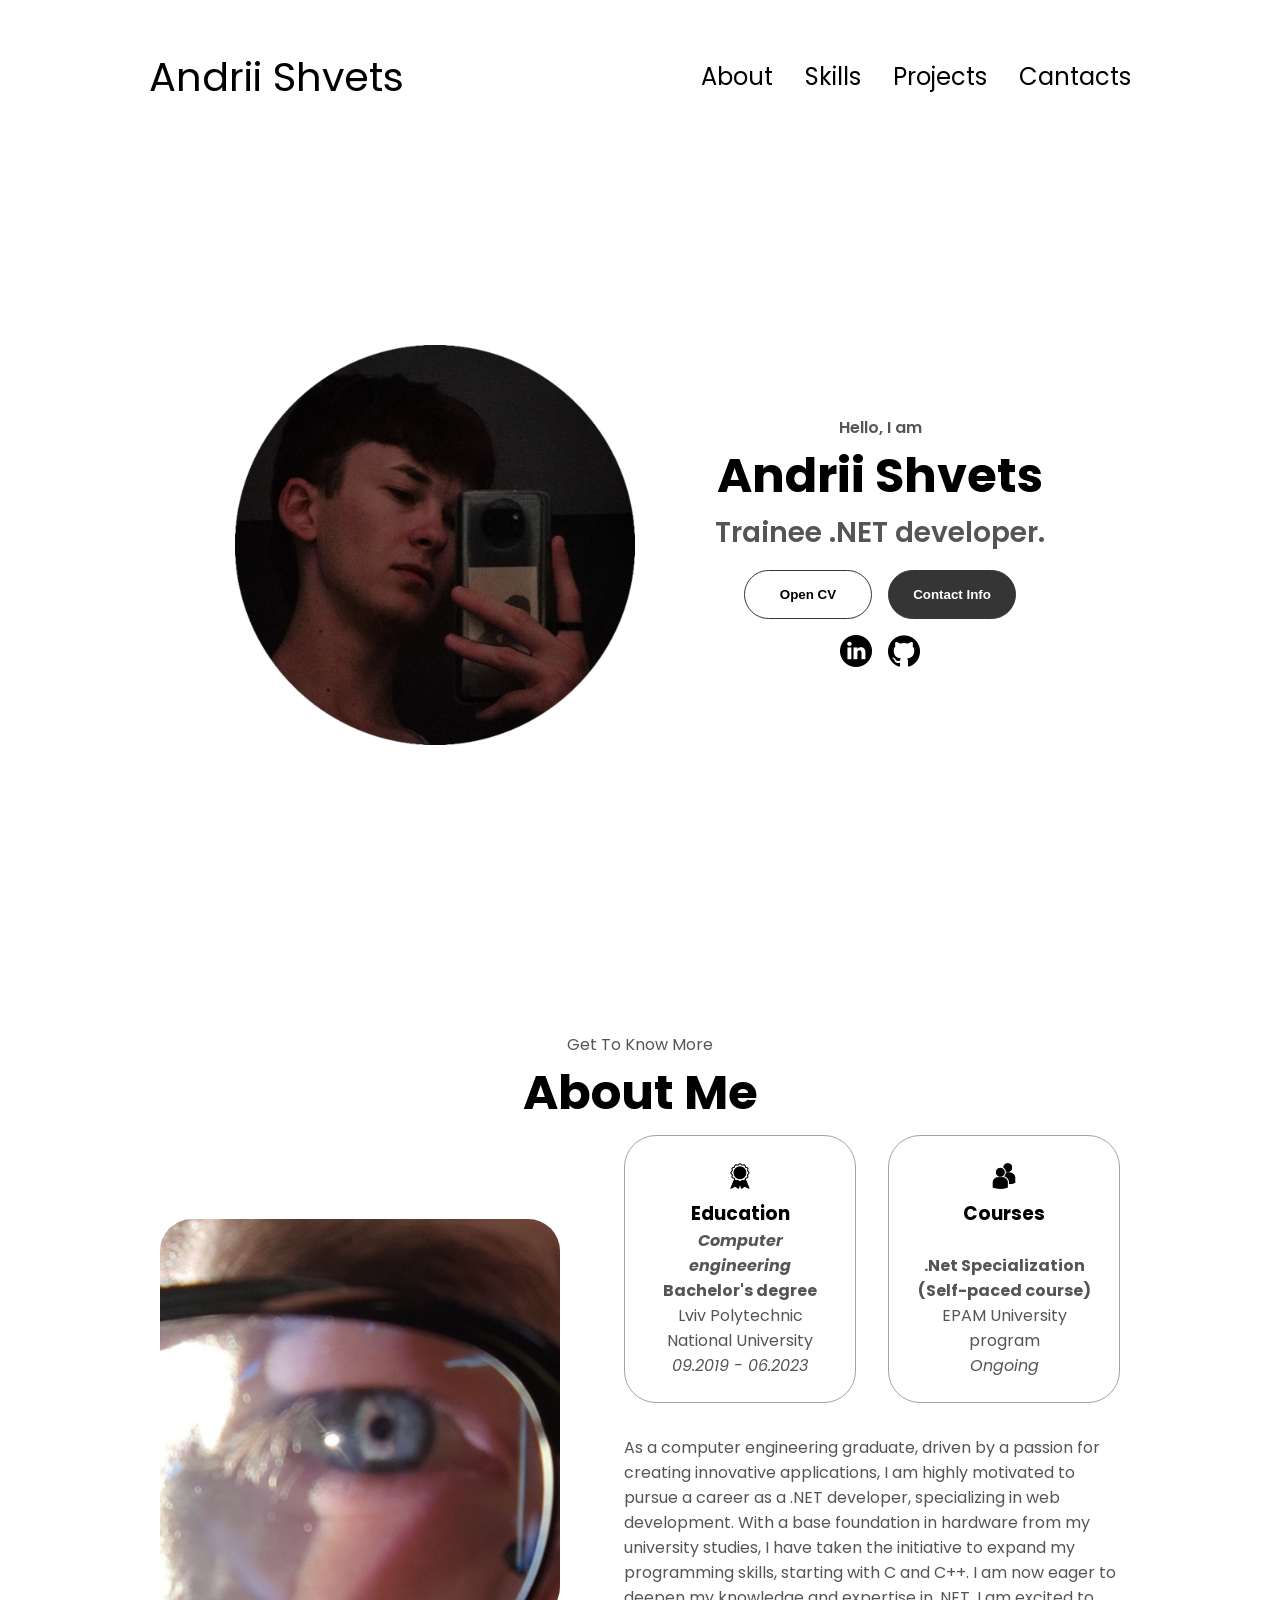
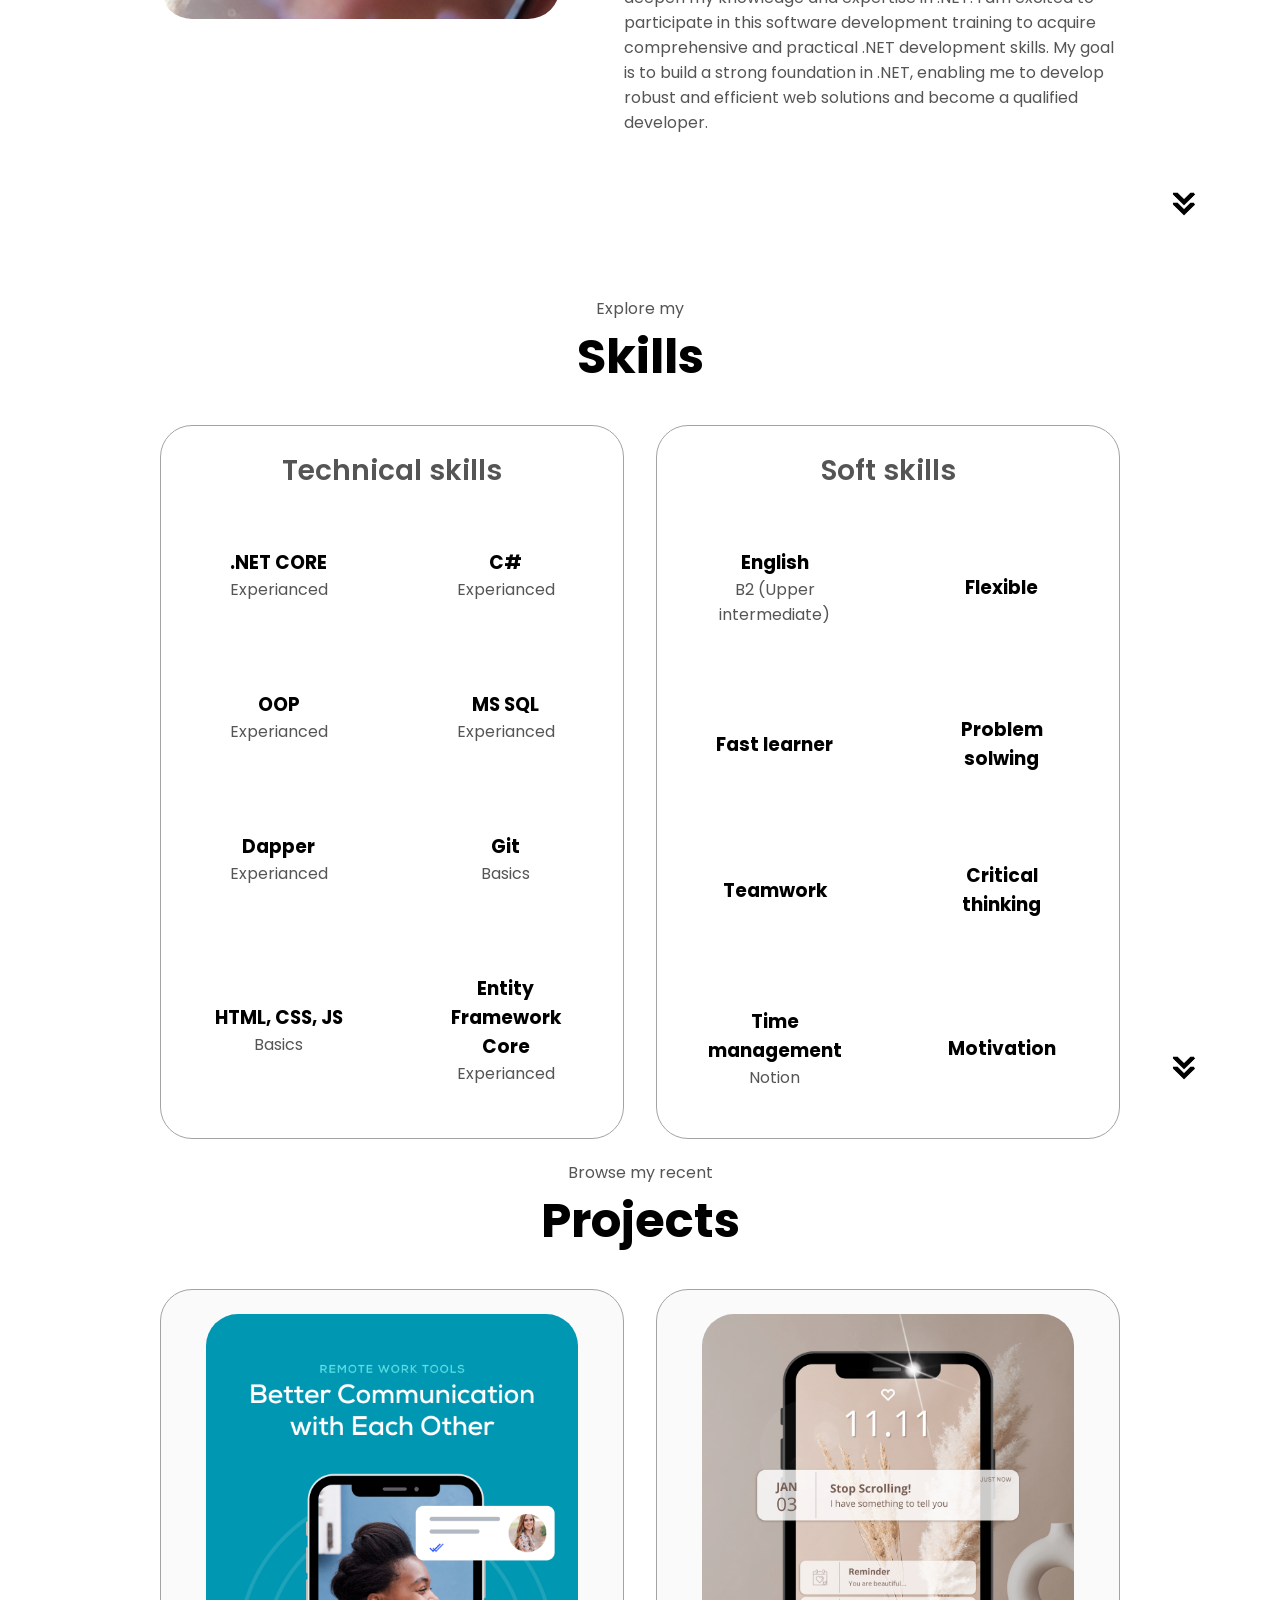
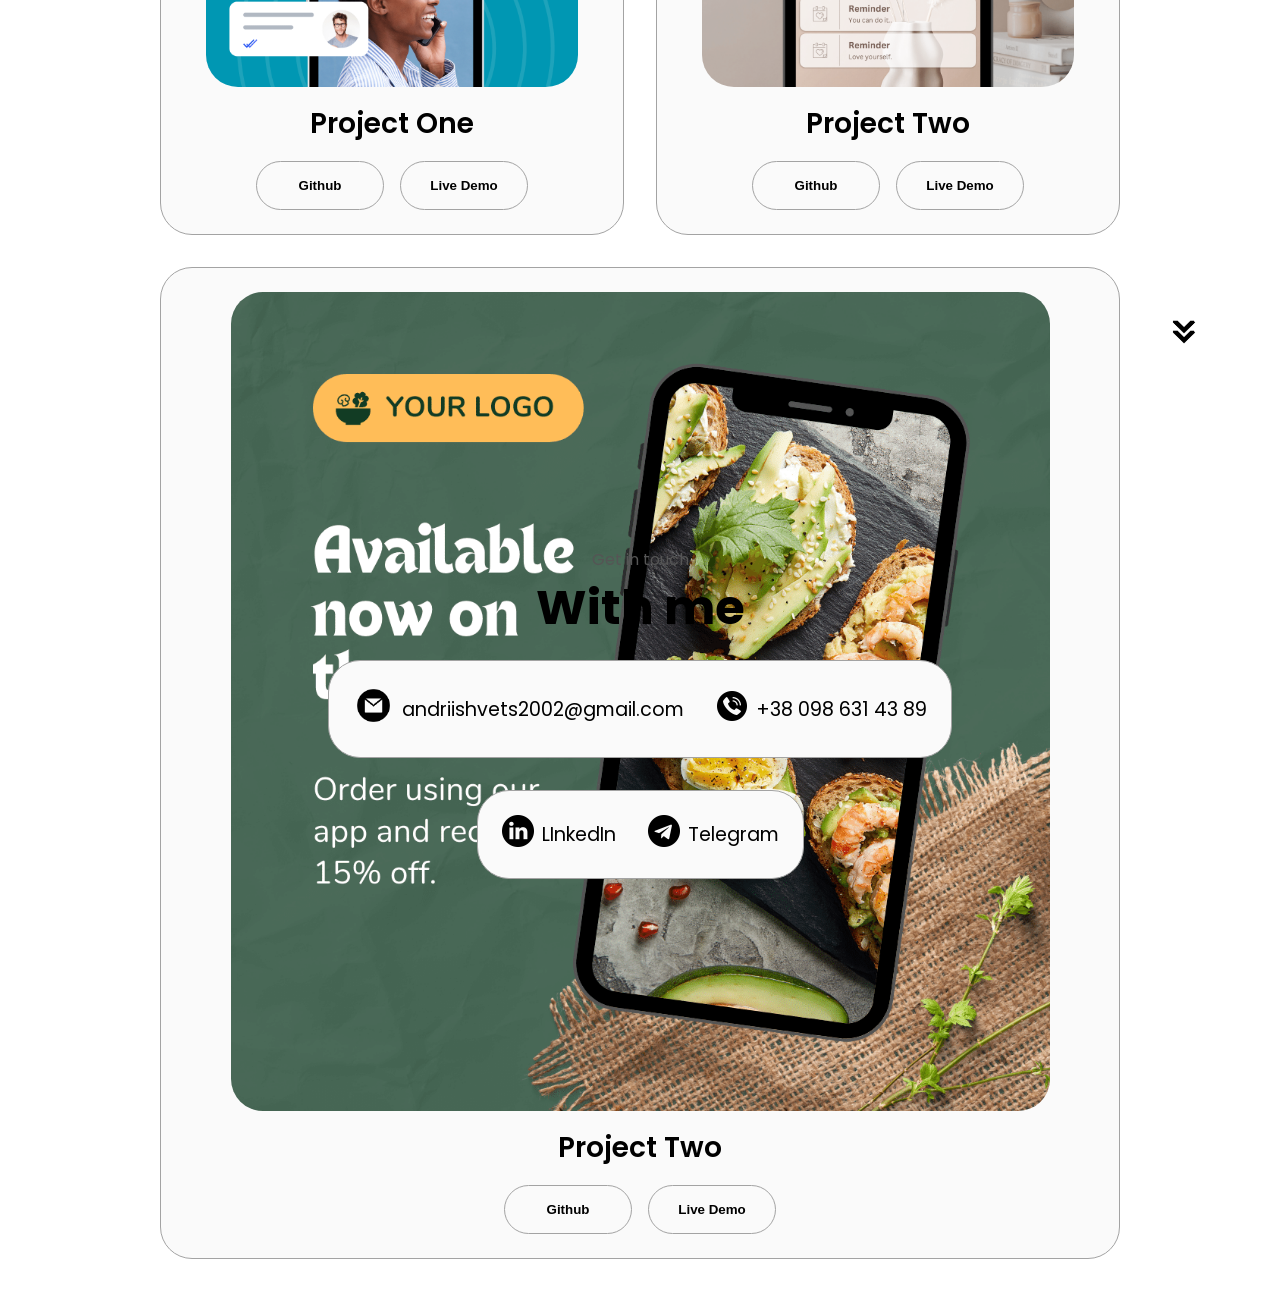
<file: index.html>
<!DOCTYPE html>
<html lang="en">
<head>
    <meta charset="UTF-8">
    <meta name="viewport" content="width=device-width, initial-scale=1.0">
    <title>Andrii Shvets CV</title>
    <link rel="stylesheet" href="styles.css">
    <link rel="stylesheet" href="mediaqueries.css">
</head>
<body>
    
    <nav id="desktop-nav">
        <div class="logo">Andrii Shvets</div>
        <div>
            <ul class="nav-links">
                <li><a href="#about">About</a></li>
                <li><a href="#skills">Skills</a></li>
                <li><a href="#projects">Projects</a></li>
                <li><a href="#contacts">Cantacts</a></li>
            </ul>
        </div>
    </nav>

    <nav id="hamburger-nav">
        <div class="logo">Andrii Shvets</div>
        <div class="hamburger-menu">
            <div class="hamburger-icon" onclick="toggleManu()">
                <span></span>
                <span></span>
                <span></span>
            </div>
            <div class="menu-links">
                <li><a href="#about" onclick="toggleManu()">About</a></li>
                <li><a href="#experiance" onclick="toggleManu()">Experiance</a></li>
                <li><a href="#projects" onclick="toggleManu()">Projects</a></li>
                <li><a href="#contacts" onclick="toggleManu()">Cantacts</a></li>
            </div>
        </div>
    </nav>

    <section id="profile">
        <div class="section_pic-container">
            <img src="/assets/profile-pic.png" alt="John Doe profile picture" />
        </div>
        <div class="section_text">
            <p class="section_text_p1">Hello, I am </p>
            <h1 class="title">Andrii Shvets</h1>
            <p class="section_text_p2">
                Trainee .NET developer.</p>
            <div class="btn-container">
                <button 
                    class="btn btn-color-2"
                    onclick="window.open('/assets/Andrii Shvets CV.pdf')">
                        Open CV
                </button>
                <button class="btn btn-color-1" onclick="location.href='./#contact'">
                    Contact Info
                </button>
            </div>
            <div  id="socials-container">
                <a href="https://www.linkedin.com/in/andrii-shvets/" target="_blank">
                    <img src="/assets/linkedin.png" alt="My LinkedIn profile" class="icon" />
                </a>
                <a href="https://github.com/andriiShvets" target="_blank">
                    <img src="/assets/github.png" alt="My GitHub profile" class="icon" />
                </a>
            </div>
        </div>
    </section>


    <section id="about">
        <p class="section_text_p1">Get To Know More</p>
        <h1 class="title">About Me</h1>
        <div class="section-container">
            <div class="section_pic-container">
                <img 
                    src="/assets/about-pic.png" 
                    alt="Profile picture" 
                    class="about-pic"
                />
            </div>
            <div class="about-details-container">
                <div class="about-containers">
                    <div class="details-container">
                        <img 
                            src="/assets/experience.png" 
                            alt="experiance icon"
                            class="icon"
                        />
                        <h3>Education</h3>
                        <p>
                            <b><i>Computer engineering</i><br>Bachelor's degree</b>
                            <br>
                            Lviv Polytechnic National University
                            <br>
                            <i>09.2019 - 06.2023</i>
                        </p>
                    </div>
                    <div class="details-container">
                        <img 
                            src="/assets/education.png" 
                            alt="education icon"
                            class="icon"
                        />
                        <h3>Courses</h3>
                        <br>
                        <p>
                            <b>.Net Specialization (Self-paced course)</b>
                            <br>
                            EPAM University program
                            <br>
                            <i>Ongoing</i>
                        </p>
                    </div>
                </div>
                <div class="text-container">
                    <p>
                        As a computer engineering graduate, driven by a passion
                        for creating innovative applications, I am highly motivated
                        to pursue a career as a .NET developer, specializing in web
                        development. With a base foundation in hardware from my
                        university studies, I have taken the initiative to expand my
                        programming skills, starting with C and C++. I am now
                        eager to deepen my knowledge and expertise in .NET. I am
                        excited to participate in this software development
                        training to acquire comprehensive and practical .NET
                        development skills. My goal is to build a strong foundation
                        in .NET, enabling me to develop robust and efficient web
                        solutions and become a qualified developer.
                    </p>
                </div>
            </div>
        </div>
        <img
            src="/assets/arrow.png"
            alt="Arrow icon"
            class="icon arrow"
            onclick="location.href='./#skills'"
        />
    </section>


    <section id="skills">
        <p class="section_text_p1">Explore my</p>
        <h1 class="title">Skills</h1>
        <div class="skills-details-container">
            <div class="about-containers">
                <div class="details-container">
                    <h2 class="skills-sub-title">Technical skills</h2>
                    <div class="article-container">
                        <article>
                            <img src="/assets/checkmark.png" alt="skills icon" class="icon"/>
                            <div>
                                 <h3>.NET CORE</h3>
                                 <p>Experianced</p>
                            </div>
                        </article>
                        <article>
                            <img src="/assets/checkmark.png" alt="skills icon" class="icon"/>
                            <div>
                                 <h3>C#</h3>
                                 <p>Experianced</p>
                            </div>
                        </article>
                        
                        
                        <article>
                            <img src="/assets/checkmark.png" alt="skills icon" class="icon"/>
                            <div>
                                 <h3>OOP</h3>
                                 <p>Experianced</p>
                            </div>
                        </article>
                        <article>
                            <img src="/assets/checkmark.png" alt="skills icon" class="icon"/>
                            <div>
                                 <h3>MS SQL</h3>
                                 <p>Experianced</p>
                            </div>
                        </article>
                        
                        <article>
                            <img src="/assets/checkmark.png" alt="skills icon" class="icon"/>
                            <div>
                                 <h3>Dapper</h3>
                                 <p>Experianced</p>
                            </div>
                        </article>
                        <article>
                            <img src="/assets/checkmark.png" alt="skills icon" class="icon"/>
                            <div>
                                 <h3>Git</h3>
                                 <p>Basics</p>
                            </div>
                        </article>
                        <article>
                            <img src="/assets/checkmark.png" alt="skills icon" class="icon"/>
                            <div>
                                 <h3>HTML, CSS, JS</h3>
                                 <p>Basics</p>
                            </div>
                        </article>
                        <article>
                            <img src="/assets/checkmark.png" alt="skills icon" class="icon"/>
                            <div>
                                 <h3>Entity Framework Core</h3>
                                 <p>Experianced</p>
                            </div>
                        </article>
                    </div>
                </div>
                <div class="details-container">
                    <h2 class="skills-sub-title">Soft skills</h2>
                    <div class="article-container">
                        <article>
                            <img src="/assets/checkmark.png" alt="skills icon" class="icon"/>
                            <div>
                                 <h3>English</h3>
                                 <p>B2 (Upper intermediate)</p>
                            </div>
                        </article>
                        <article>
                            <img src="/assets/checkmark.png" alt="skills icon" class="icon"/>
                            <div>
                                 <h3>Flexible</h3>
                            </div>
                        </article>
                        <article>
                            <img src="/assets/checkmark.png" alt="skills icon" class="icon"/>
                            <div>
                                 <h3>Fast learner</h3>
                            </div>
                        </article>
                        <article>
                            <img src="/assets/checkmark.png" alt="skills icon" class="icon"/>
                            <div>
                                 <h3>Problem solwing</h3>
                            </div>
                        </article>
                        
                        <article>
                            <img src="/assets/checkmark.png" alt="skills icon" class="icon"/>
                            <div>
                                 <h3>Teamwork</h3>
                            </div>
                        </article>
                        <article>
                            <img src="/assets/checkmark.png" alt="skills icon" class="icon"/>
                            <div>
                                 <h3>Critical thinking</h3>
                            </div>
                        </article>
                        <article>
                            <img src="/assets/checkmark.png" alt="skills icon" class="icon"/>
                            <div>
                                 <h3>Time management</h3>
                                 <p>Notion</p>
                            </div>
                        </article>
                        <article>
                            <img src="/assets/checkmark.png" alt="skills icon" class="icon"/>
                            <div>
                                 <h3>Motivation</h3>
                            </div>
                        </article>
                    </div>
                </div>
            </div>
        </div>
        <img
            src="/assets/arrow.png"
            alt="Arrow icon"
            class="icon arrow"
            onclick="location.href='./#projects'"
        />
    </section>


    <section id="projects">
        <p class="section_text_p1">Browse my recent</p>
        <h1 class="title">Projects</h1>
        <div class="skills-details-container">
            <div class="about-containers">
              <div class="details-container color-container">
                <div class="article-container">
                  <img
                    src="/assets/project-1.png"
                    alt="Project 1"
                    class="project-img"
                  />
                </div>
                <h2 class="skills-sub-title project-title">Project One</h2>
                <div class="btn-container">
                  <button
                    class="btn btn-color-2 project-btn"
                    onclick="location.href='https://github.com/'"
                  >
                    Github
                  </button>
                  <button
                    class="btn btn-color-2 project-btn"
                    onclick="location.href='https://github.com/'"
                  >
                    Live Demo
                  </button>
                </div>
              </div>
              <div class="details-container color-container">
                <div class="article-container">
                  <img
                    src="/assets/project-2.png"
                    alt="Project 2"
                    class="project-img"
                  />
                </div>
                <h2 class="skills-sub-title project-title">Project Two</h2>
                <div class="btn-container">
                  <button
                    class="btn btn-color-2 project-btn"
                    onclick="location.href='https://github.com/'"
                  >
                    Github
                  </button>
                  <button
                    class="btn btn-color-2 project-btn"
                    onclick="location.href='https://github.com/'"
                  >
                    Live Demo
                  </button>
                </div>
              </div>
              <div class="details-container color-container">
                <div class="article-container">
                  <img
                    src="/assets/project-3.png"
                    alt="Project 3"
                    class="project-img"
                  />
                </div>
                <h2 class="skills-sub-title project-title">Project Two</h2>
                <div class="btn-container">
                  <button
                    class="btn btn-color-2 project-btn"
                    onclick="location.href='https://github.com/'"
                  >
                    Github
                  </button>
                  <button
                    class="btn btn-color-2 project-btn"
                    onclick="location.href='https://github.com/'"
                  >
                    Live Demo
                  </button>
                </div>
              </div>
              
            </div>
          </div>
        <img
            src="/assets/arrow.png"
            alt="Arrow icon"
            class="icon arrow"
            onclick="location.href='./#contacts'"
        />
    </section>

    <section id="contacts">
        <p class="section_text_p1">Get in touch</p>
        <h1 class="title">With me</h1>
        <div class="contact-info-upper-container">
            <div class="contact-info-container">
                <a href="mailto:andriishvets2002@gmail.com">
                    <img 
                    src="/assets/email.png" 
                    alt="email icon" 
                    class="icon email-icon"/>
                </a>
                <p><a href="mailto:andriishvets2002@gmail.com">andriishvets2002@gmail.com</a></p>
            </div>
            <div class="contact-info-container">
                <a href="tel:+380986314389">
                    <img 
                    src="/assets/telephone-call.png" 
                    alt="tell icon" 
                    class="icon contact-icon"/>
                </a>
                <p><a href="tel:+380986314389">+38 098 631 43 89</a></p>
            </div>
            
        </div>
        <div class="contact-info-downer-container">
            
            <div class="contact-info-container">
                <a href="https://www.linkedin.com/in/andrii-shvets/" target="_blank">
                    <img src="/assets/linkedin.png" 
                    alt="linkedin icon" 
                    class="icon contact-icon"/>
                </a>
                <p><a href="https://www.linkedin.com/in/andrii-shvets/" target="_blank">LInkedIn</a></p>
            </div>
            <div class="contact-info-container">
                <a href="https://t.me/an_dr_ii" target="_blank">
                    <img src="/assets/telegram.png" 
                    alt="telegram icon" 
                    class="icon contact-icon"/>
                </a>
                <p><a href="https://t.me/an_dr_ii" target="_blank">Telegram</a></p>
            </div>
        </div>
    </section>

    <footer>
        <nav>
            <div class="nav-links-container">
                <ul class="nav-links">
                    <li><a href="#about">About</a></li>
                    <li><a href="#skills">Skills</a></li>
                    <li><a href="#projects">Projects</a></li>
                    <li><a href="#contacts">Cantacts</a></li>
                </ul>
            </div>
        </nav>
        

    </footer>


    <script src="script.js"></script>
</body>
</html>
</file>
<file: styles.css>
/*GENERAL*/
  @import url('https://fonts.googleapis.com/css2?family=Poppins:wght@300;400;500;600&display=swap');


* {
    padding: 0;
    margin: 0;
}

body {
    font-family: 'Poppins', sans-serif;
}

html {
    scroll-behavior: smooth;
}

p {
    color: rgb(85, 85, 85);
}

/*TRANSITIONS*/
 a, .btn {
    transition: all 300ms ease;
 }

/* DESKTOP NAV */

nav,
.nav-links {
  display: flex;
}

nav {
  justify-content: space-around;
  align-items: center;
  height: 17vh;
}

.nav-links {
  gap: 2rem;
  list-style: none;
  font-size: 1.5rem;
}

a {
  color: black;
  text-decoration: none;
  text-decoration-color: white;
}

a:hover {
  color: grey;
  text-decoration: underline;
  text-underline-offset: 1rem;
  text-decoration-color: rgb(181, 181, 181);
}

.logo {
    font-size: 2.5rem;
}

.logo:hover {
    cursor: default;
}

/*HAMBURGER MANU*/

#hamburger-nav {
    display: none;
}

.hamburger-menu {
    position: relative;
    display: inline-block;
}

.hamburger-icon {
    display: flex;
    flex-direction: column;
    justify-content: space-between;
    height: 24px;
    width: 30px;
    cursor: pointer;
}

.hamburger-icon span {
    width: 100%;
    height: 2px;
    background-color: black;
    transition: all 0.3 ease-in-out;
}

.menu-links {
    position: absolute;
    top: 100%;
    right: 0;
    background-color: white;
    width: fit-content;
    max-height: 0;
    overflow: hidden;
    transition: all 0.3 ease-in-out;
}

.menu-links a {
    display: block;
    padding: 10px;
    text-align: center;
    font-size: 1.5rem;
    color: black;
    text-decoration: none;
    transition: all 0.3 ease-in-out;
}

.menu-links li {
    list-style: none;
}

.menu-links.open{
    max-height: 300px;
}

.hamburger-icon.open span:first-child{
    transform: rotate(45deg) translate(10px, 5px); 
}

.hamburger-icon.open span:nth-child(2){
    opacity: 0; 
}

.hamburger-icon.open span:nth-child(3){
    transform: rotate(-45deg) translate(10px, -5px); 
}

.hamburger-icon span:first-child {
    transform: none;
  }
  
  .hamburger-icon span:first-child {
    opacity: 1;
  }
  
  .hamburger-icon span:first-child {
    transform: none;
  }
  
  /*SECTIONS*/
  section {
    padding-top: 4vh;
    height: 96vh;
    margin: 0 10rem;
    box-sizing: border-box;
    min-height: fit-content;
  }
  
  .section-container {
    display: flex;
  }

  /*PROFILE SECTION*/

  #profile {
    display: flex;
    justify-content: center;
    gap: 5rem;
    height: 70vh;
    margin-bottom: 10vh;
  }
  
  .section_pic-container {
    display: flex;
    height: 400px;
    width: 400px;
    margin: auto 0;
  }
  
  .section_text {
    align-self: center;
    text-align: center;
  }
  
  .section_text p {
    font-weight: 600;
  }
  
  .section_text_p1 {
    text-align: center;
  }
  
  .section_text_p2 {
    font-size: 1.75rem;
    margin-bottom: 1rem;
  }
  
  .title {
    font-size: 3rem;
    text-align: center;
  }
  
  #socials-container {
    display: flex;
    justify-content: center;
    margin-top: 1rem;
    gap: 1rem;
  }

/*ICONS*/

.icon {
    cursor: pointer;
    height: 2rem;
  }



/*BUTTONS*/

.btn-container {
    display: flex;
    justify-content: center;
    gap: 1rem;
  }
  
  .btn {
    font-weight: 600;
    transition: all 300ms ease;
    padding: 1rem;
    width: 8rem;
    border-radius: 2rem;
  }
  
  .btn-color-1,
  .btn-color-2 {
    border: rgb(53, 53, 53) 0.1rem solid;
  }
  
  .btn-color-1:hover,
  .btn-color-2:hover {
    cursor: pointer;
  }
  
  .btn-color-1,
  .btn-color-2:hover {
    background: rgb(53, 53, 53);
    color: white;
  }
  
  .btn-color-1:hover {
    background: rgb(0, 0, 0);
  }
  
  .btn-color-2 {
    background: none;
  }
  
  .btn-color-2:hover {
    border: rgb(255, 255, 255) 0.1rem solid;
  }
  
  .btn-container {
    gap: 1rem;
  }
  
/*ABOUT SECTION*/
#about {
    position: relative;
}

.about-containers {
    gap: 2rem;
    margin-bottom: 2rem;
    margin-top: 2rem;
}

.about-details-container {
    justify-content: center;
    flex-direction: column;
}

.about-containers, .about-details-container {
    display: flex;
}

.about-pic {
    border-radius: 2rem;
}

.arrow {
    position: absolute;
    right: -5rem;
    bottom: 2.5rem;
}

.details-container {
    padding: 1.5rem;
    flex: 1;
    background-color: white;
    border-radius: 2rem;
    border: rgb(53, 53, 53) 0.1rem solid;
    border-color: rgb(163, 163, 163);
    text-align: center;
}

.section-container {
    gap: 4rem;
    height: 70%; 
}

.section_pic-container {
    height: 400px;
    width: 400px;
    margin:  auto 0;
}

/*SKILLS SECTION*/

#skills {
    position: relative;
}

.skills-sub-title {
    color: rgb(85, 85, 85);
    font-weight: 600;
    font-size: 1.75rem;
    margin-bottom: 2rem;
}

.skills-details-container {
    display: flex;
    justify-content: center;
    flex-direction: column;
}

/*.skills-details-container article {
  padding: 1.5rem;
  flex: 1;
  background: radial-gradient(circle, #eee, white 80%);
  border-radius: 50%;
  text-align: center;
}*/

.article-container {
    display: flex;
    text-align: initial;
    flex-wrap: wrap;
    flex-direction: row;
    gap: 2.5rem;
    justify-content: space-around;
  }

  article {
    display: flex;
    width: 7rem;
    justify-content: space-around;
    gap: 0.5rem;
    flex-direction: column; /* Add this line */

    padding: 1.5rem;
    flex: 1;
    border-radius: 50%;
    text-align: center;
  }

  article:hover {
    background: radial-gradient(circle, #eee, white 90%);
   
  }


  article .icon {
    cursor: default;
    display: none;
  }

  /*PROJECTS*/

  #projects {
    position: relative;
  }

  .color-container {
    border-color: rgb(163, 163, 163);
    background-color: rgb(250, 250, 250);
  }

  .project-img {
    border-radius: 2rem;
    width: 90%;
    height: 90%;
  }

  .project-title {
    margin: 1rem;
    color: black;

  }

  .project-btn {
    color: black;
    border-color: rgb(163, 163, 163);
  }

  /*CONTACT*/

  #contacts {
    position: relative;
    display: flex;
    justify-content: center;
    flex-direction: column;
    height: 70vh;
}

.contact-info-upper-container {
  display: flex;
  justify-content: center;
  border-radius: 2rem;
  border: 0.1rem solid rgb(163, 163, 163);
  background: rgb(250, 250, 250);
  margin: 1rem auto; /* Adjusted margin */
  padding: 0.5rem;
}

.contact-info-downer-container {
  display: flex;
  justify-content: space-around;
  border-radius: 2rem;
  border: 0.1rem solid rgb(163, 163, 163);
  background: rgb(250, 250, 250);
  margin: 1rem auto; /* Adjusted margin */
  padding: 0.5rem;
}


.contact-info-container {
  display: flex;
  align-items: center;
  justify-content: center;
  gap: 0.5rem;
  margin: 1rem;
}

.contact-info-container p {
  font-size: larger;

}

.email-icon {
  height: 2.6rem;
}

/*FOOTER*/

footer {
  height: 26vh;
  margin: 0 1rem;
}

footer p {
  text-align: center;
}
</file>
<file: mediaqueries.css>
/*SCREEN SIZE styles*/

@media screen and (max-width:1400px) {
    #profile {
        height: 83vh;
        margin-bottom: 6rem;
    }
    .about-containers {
        flex-wrap: wrap;
    }
}

@media screen and (max-width:1200px) {
    #desktop-nav {
        display: none;
    }

    #hamburger-nav {
        display: flex;
    }
    #skills, .skills-details-container {
        margin-top: 2rem;
    }

    #profile, .section-container {
        display: block;
    }
    .arrow {
        display: none;
    }
    section, .section-container {
        height: fit-content;
    }
    section {
        margin: 0 5%;
    }
    .section_pic-container {
        width: 275px;
        height: 275px;
        margin: 0 auto 2rem;
    }
    .about-containers {
        margin-top: 0;
    }
}

@media screen and (max-width:600px) {
    #contacts, footer {
        height: 40vh;
    }
    #profile {
        height: 83vh;
        margin-bottom: 0;
    }
    article {
        font-size: 1rem;

    }

    footer nav {
        height: fit-content;
        margin-bottom: 2rem;
    }
    
    .about-containers, 
    .contact-info-upper-container, 
    .contact-info-downer-container,
    .btn-container {
        flex-wrap: wrap;
    }

    .contact-info-container {
        margin: 0;
    }

    .contact-info-container p,
    .nav-links li a {
        font-size: 1rem;
    }

    .skills-sub-title {
        font-size: 1.25rem;
    }

    .logo {
        font-size: 1.5rem;
    }

    .nav-links {
        flex-direction: column;
        gap: 0.5rem;
        text-align: center;
    }

    .section_pic-container {
        width: auto;
        height: 46vw;
        justify-content: center;
    }

    .section_text_p {
        font-size: 1.25rem;
    }

    .title {
        font-size: 2rem;
    }

    .text-container {
        text-align: justify;
    }
}
</file>
